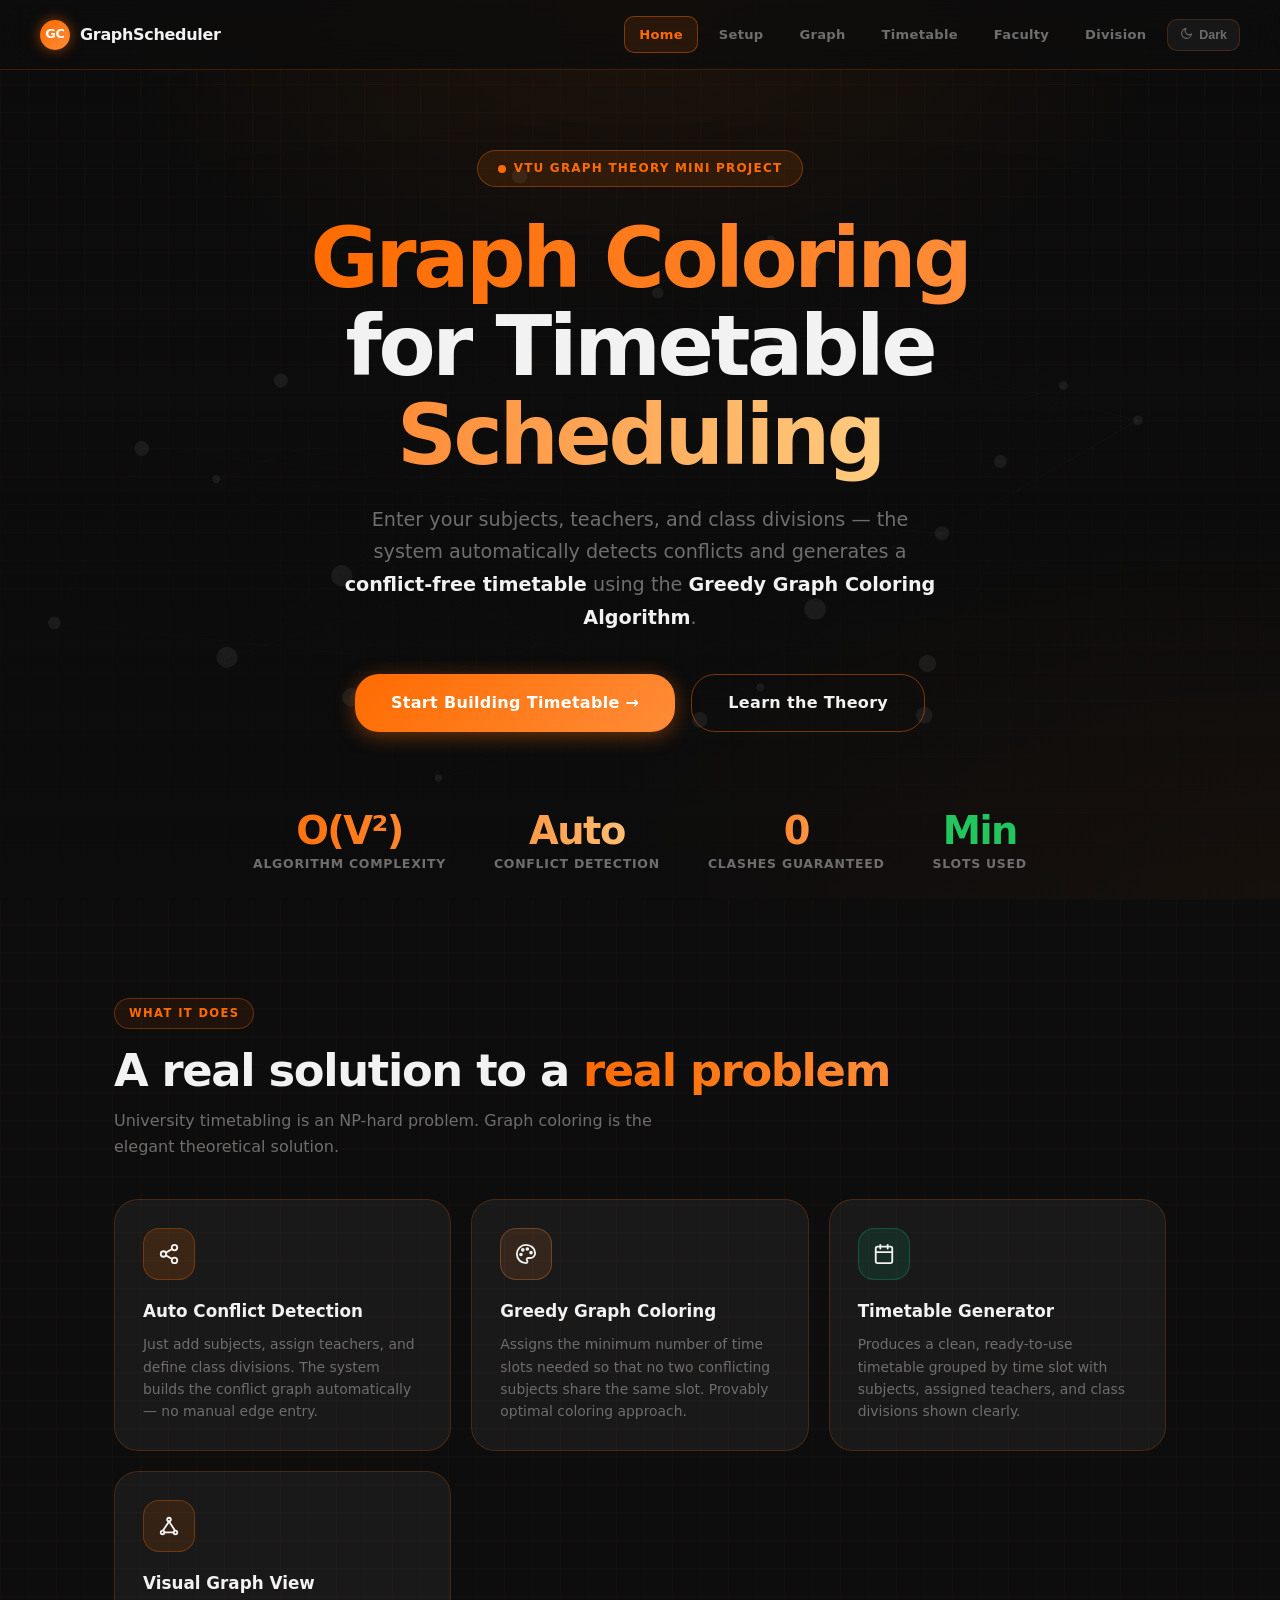
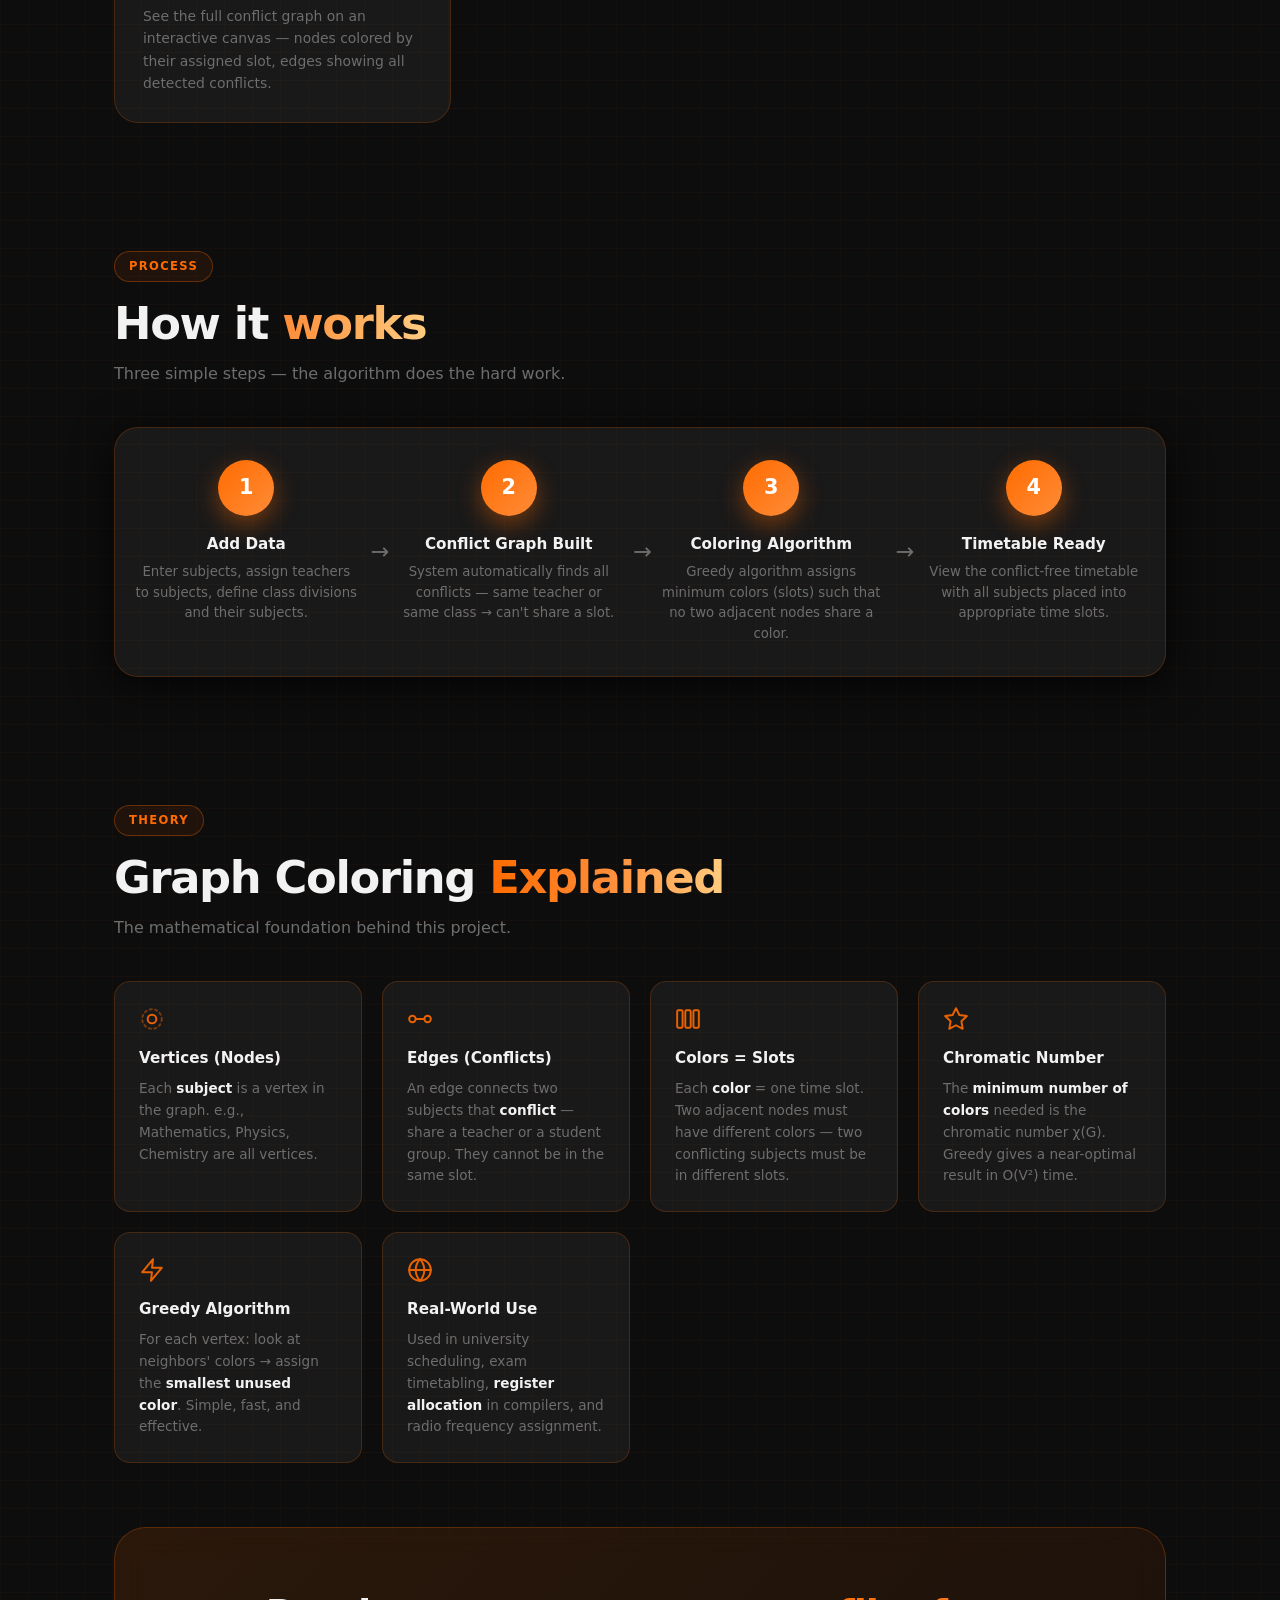
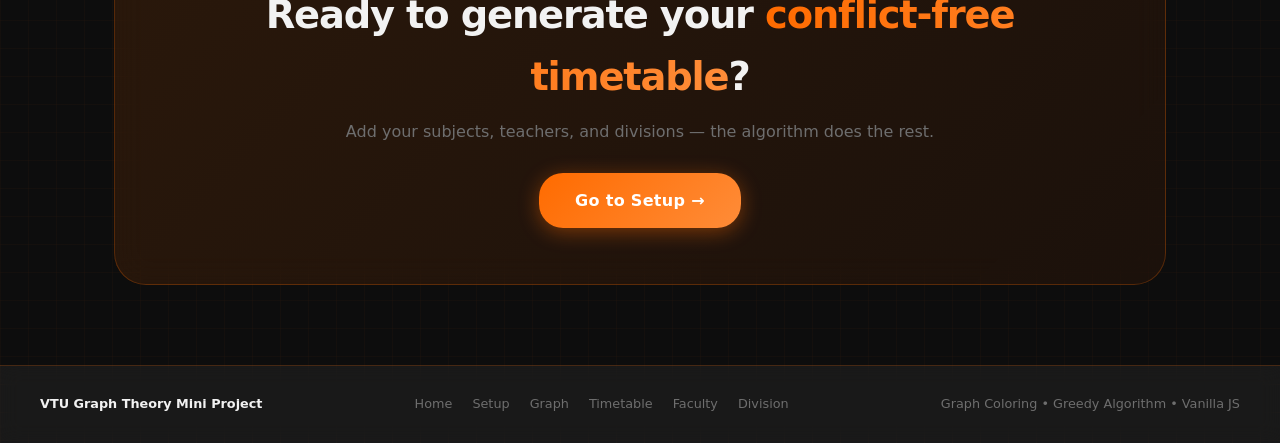
<file: index.html>
<!DOCTYPE html>
<html lang="en">

<head>
  <meta charset="UTF-8" />
  <meta name="viewport" content="width=device-width,initial-scale=1.0" />
  <title>Graph Coloring — Timetable Scheduling </title>
  <link rel="stylesheet" href="css/style.css" />
  <style>
    /* ── PAGE-SPECIFIC ── */
    .hero {
      min-height: 90vh;
      display: flex;
      flex-direction: column;
      align-items: center;
      justify-content: center;
      text-align: center;
      padding: 80px 24px 60px;
      position: relative;
      overflow: hidden;
    }

    #hero-graph {
      position: absolute;
      inset: 0;
      width: 100%;
      height: 100%;
      pointer-events: none;
      z-index: 0;
      opacity: 0.92;
    }

    .hero>*:not(#hero-graph) {
      position: relative;
      z-index: 1;
    }

    .hero-badge {
      display: inline-flex;
      align-items: center;
      gap: 8px;
      background: rgba(255, 107, 0, 0.12);
      border: 1px solid rgba(255, 107, 0, 0.38);
      color: var(--c-accent);
      border-radius: 50px;
      padding: 8px 20px;
      font-size: 0.75rem;
      font-weight: 700;
      letter-spacing: 0.1em;
      text-transform: uppercase;
      margin-bottom: 28px;
      animation: fadeUp 0.6s ease both;
    }

    .hero-badge .dot {
      width: 8px;
      height: 8px;
      border-radius: 50%;
      background: var(--c-accent);
      animation: pulse 2s infinite;
    }

    .hero-h1 {
      font-size: clamp(2.6rem, 7vw, 5.2rem);
      font-weight: 900;
      line-height: 1.06;
      letter-spacing: -0.04em;
      margin-bottom: 24px;
      animation: fadeUp 0.6s 0.1s ease both;
    }

    .hero-sub {
      font-size: clamp(1rem, 2vw, 1.2rem);
      color: var(--c-muted);
      max-width: 600px;
      margin: 0 auto 40px;
      animation: fadeUp 0.6s 0.2s ease both;
      line-height: 1.7;
    }

    .hero-actions {
      display: flex;
      gap: 16px;
      flex-wrap: wrap;
      justify-content: center;
      animation: fadeUp 0.6s 0.3s ease both;
      margin-bottom: 80px;
    }

    .hero-stats {
      display: flex;
      gap: 48px;
      flex-wrap: wrap;
      justify-content: center;
      animation: fadeUp 0.6s 0.4s ease both;
    }

    .stat {
      text-align: center;
    }

    .stat-num {
      font-size: 2.4rem;
      font-weight: 900;
      letter-spacing: -0.04em;
      line-height: 1;
    }

    .stat-label {
      font-size: 0.78rem;
      color: var(--c-muted);
      font-weight: 600;
      letter-spacing: 0.06em;
      text-transform: uppercase;
      margin-top: 4px;
    }

    /* ── FEATURES GRID ── */
    .features-grid {
      display: grid;
      grid-template-columns: repeat(auto-fit, minmax(280px, 1fr));
      gap: 20px;
      margin-top: 40px;
    }

    .feature-card {
      padding: 28px;
      border-radius: var(--r-lg);
      background: var(--c-surface);
      border: 1px solid var(--c-border);
      backdrop-filter: blur(16px);
      -webkit-backdrop-filter: blur(16px);
      transition: transform var(--t), border-color var(--t), box-shadow var(--t);
    }

    .feature-card:hover {
      transform: translateY(-6px);
      border-color: var(--c-border2);
      box-shadow: var(--shadow), var(--glow-p);
    }

    .feature-icon {
      width: 52px;
      height: 52px;
      border-radius: var(--r-md);
      display: flex;
      align-items: center;
      justify-content: center;
      font-size: 1.5rem;
      margin-bottom: 18px;
    }

    .fi-purple {
      background: rgba(255, 107, 0, 0.15);
      border: 1px solid rgba(255, 107, 0, 0.3);
    }

    .fi-cyan {
      background: rgba(255, 140, 56, 0.12);
      border: 1px solid rgba(255, 140, 56, 0.3);
    }

    .fi-green {
      background: rgba(16, 185, 129, 0.12);
      border: 1px solid rgba(16, 185, 129, 0.3);
    }

    .fi-amber {
      background: rgba(255, 107, 0, 0.12);
      border: 1px solid rgba(255, 107, 0, 0.3);
    }

    .feature-card h3 {
      font-size: 1.05rem;
      font-weight: 700;
      margin-bottom: 8px;
    }

    .feature-card p {
      font-size: 0.87rem;
      color: var(--c-muted);
      line-height: 1.6;
    }

    /* ── HOW IT WORKS ── */
    .steps-flow {
      display: grid;
      grid-template-columns: repeat(auto-fit, minmax(220px, 1fr));
      gap: 0;
      position: relative;
      margin-top: 40px;
    }

    .flow-step {
      display: flex;
      flex-direction: column;
      align-items: center;
      text-align: center;
      padding: 32px 20px;
      position: relative;
    }

    .flow-step:not(:last-child)::after {
      content: '→';
      position: absolute;
      right: -12px;
      top: 50%;
      transform: translateY(-50%);
      font-size: 1.4rem;
      color: var(--c-muted);
    }

    .flow-num {
      width: 56px;
      height: 56px;
      border-radius: 50%;
      display: flex;
      align-items: center;
      justify-content: center;
      font-size: 1.3rem;
      font-weight: 900;
      margin-bottom: 16px;
      background: linear-gradient(135deg, var(--c-accent), var(--c-accent2));
      box-shadow: 0 8px 24px rgba(255, 107, 0, 0.42);
      color: #fff;
    }

    .flow-step h4 {
      font-size: 0.95rem;
      font-weight: 700;
      margin-bottom: 6px;
    }

    .flow-step p {
      font-size: 0.83rem;
      color: var(--c-muted);
      line-height: 1.55;
    }

    /* ── THEORY CARDS ── */
    .theory-grid {
      display: grid;
      grid-template-columns: repeat(auto-fit, minmax(240px, 1fr));
      gap: 20px;
      margin-top: 40px;
    }

    .theory-card {
      padding: 24px;
      border-radius: var(--r-md);
      background: var(--c-surface);
      border: 1px solid var(--c-border);
      backdrop-filter: blur(12px);
      transition: transform var(--t), border-color var(--t);
    }

    .theory-card:hover {
      transform: translateY(-4px);
      border-color: rgba(255, 107, 0, 0.42);
    }

    .theory-card .tk {
      display: flex;
      align-items: center;
      margin-bottom: 14px;
      opacity: 0.9;
    }

    .theory-card h3 {
      font-size: 0.95rem;
      font-weight: 700;
      margin-bottom: 8px;
    }

    .theory-card p {
      font-size: 0.85rem;
      color: var(--c-muted);
      line-height: 1.6;
    }

    /* CTA BAND */
    .cta-band {
      margin: 0 0 80px;
      padding: 56px 40px;
      border-radius: var(--r-xl);
      background: linear-gradient(135deg, rgba(255, 107, 0, 0.12), rgba(204, 74, 0, 0.08));
      border: 1px solid rgba(255, 107, 0, 0.25);
      text-align: center;
      backdrop-filter: blur(16px);
    }

    .cta-band h2 {
      font-size: clamp(1.6rem, 3.5vw, 2.4rem);
      font-weight: 800;
      letter-spacing: -0.03em;
      margin-bottom: 12px;
    }

    .cta-band p {
      color: var(--c-muted);
      font-size: 1rem;
      margin-bottom: 28px;
    }

    @media(max-width:640px) {
      .hero-stats {
        gap: 24px;
      }

      .steps-flow {
        gap: 0;
      }

      .flow-step::after {
        display: none;
      }
    }
  </style>
</head>

<body>
  <canvas id="bg3d"></canvas>
  <div class="bg-overlay"></div>

  <div class="page-wrap">
    <!-- NAV -->
    <nav class="nav">
      <a href="index.html" class="nav-logo">
        <div class="nav-logo-dot">GC</div>
        <span>GraphScheduler</span>
      </a>
      <div class="nav-links">
        <a href="index.html" class="nav-link active">Home</a>
        <a href="setup.html" class="nav-link">Setup</a>
        <a href="graph.html" class="nav-link">Graph</a>
        <a href="timetable.html" class="nav-link">Timetable</a>
        <a href="faculty.html" class="nav-link">Faculty</a>
        <a href="division.html" class="nav-link">Division</a>
        <button class="theme-btn" id="theme-toggle"><span></span><span>Dark</span></button>
      </div>
    </nav>

    <!-- HERO -->
    <section class="hero">
      <canvas id="hero-graph"></canvas>
      <div class="hero-badge"><span class="dot"></span> VTU Graph Theory Mini Project</div>
      <h1 class="hero-h1">
        <span class="grad-purple">Graph Coloring</span><br />
        for Timetable<br />
        <span class="grad-cyan">Scheduling</span>
      </h1>
      <p class="hero-sub">
        Enter your subjects, teachers, and class divisions — the system automatically detects conflicts and generates a
        <strong style="color:var(--c-text)">conflict-free timetable</strong> using the
        <strong style="color:var(--c-text)">Greedy Graph Coloring Algorithm</strong>.
      </p>
      <div class="hero-actions">
        <a href="setup.html" class="btn btn-primary btn-lg">Start Building Timetable →</a>
        <a href="#theory" class="btn btn-ghost btn-lg">Learn the Theory</a>
      </div>
      <div class="hero-stats">
        <div class="stat">
          <div class="stat-num grad-purple">O(V²)</div>
          <div class="stat-label">Algorithm Complexity</div>
        </div>
        <div class="stat">
          <div class="stat-num grad-cyan">Auto</div>
          <div class="stat-label">Conflict Detection</div>
        </div>
        <div class="stat">
          <div class="stat-num grad-full">0</div>
          <div class="stat-label">Clashes Guaranteed</div>
        </div>
        <div class="stat">
          <div class="stat-num" style="color:var(--c-green)">Min</div>
          <div class="stat-label">Slots Used</div>
        </div>
      </div>
    </section>

    <div class="container">

      <!-- FEATURES -->
      <section class="section anim-up">
        <div class="section-label">What It Does</div>
        <h2 class="section-title">A real solution to a <span class="grad-purple">real problem</span></h2>
        <p class="section-sub">University timetabling is an NP-hard problem. Graph coloring is the elegant theoretical
          solution.</p>
        <div class="features-grid">
          <div class="feature-card anim-up delay-1">
            <div class="feature-icon fi-purple">
              <svg width="22" height="22" viewBox="0 0 24 24" fill="none" stroke="currentColor" stroke-width="2" stroke-linecap="round" stroke-linejoin="round"><circle cx="18" cy="5" r="3"/><circle cx="6" cy="12" r="3"/><circle cx="18" cy="19" r="3"/><line x1="8.59" y1="13.51" x2="15.42" y2="17.49"/><line x1="15.41" y1="6.51" x2="8.59" y2="10.49"/></svg>
            </div>
            <h3>Auto Conflict Detection</h3>
            <p>Just add subjects, assign teachers, and define class divisions. The system builds the conflict graph
              automatically — no manual edge entry.</p>
          </div>
          <div class="feature-card anim-up delay-2">
            <div class="feature-icon fi-cyan">
              <svg width="22" height="22" viewBox="0 0 24 24" fill="none" stroke="currentColor" stroke-width="2" stroke-linecap="round" stroke-linejoin="round"><circle cx="13.5" cy="6.5" r="1"/><circle cx="17.5" cy="10.5" r="1"/><circle cx="8.5" cy="7.5" r="1"/><circle cx="6.5" cy="12.5" r="1"/><path d="M12 2C6.5 2 2 6.5 2 12a10 10 0 0 0 10 10c.926 0 1.648-.746 1.648-1.688 0-.437-.18-.835-.437-1.125-.29-.289-.438-.652-.438-1.125a1.64 1.64 0 0 1 1.668-1.668h1.996c3.051 0 5.555-2.503 5.555-5.554C21.965 6.012 17.461 2 12 2z"/></svg>
            </div>
            <h3>Greedy Graph Coloring</h3>
            <p>Assigns the minimum number of time slots needed so that no two conflicting subjects share the same slot.
              Provably optimal coloring approach.</p>
          </div>
          <div class="feature-card anim-up delay-3">
            <div class="feature-icon fi-green">
              <svg width="22" height="22" viewBox="0 0 24 24" fill="none" stroke="currentColor" stroke-width="2" stroke-linecap="round" stroke-linejoin="round"><rect x="3" y="4" width="18" height="18" rx="2" ry="2"/><line x1="16" y1="2" x2="16" y2="6"/><line x1="8" y1="2" x2="8" y2="6"/><line x1="3" y1="10" x2="21" y2="10"/></svg>
            </div>
            <h3>Timetable Generator</h3>
            <p>Produces a clean, ready-to-use timetable grouped by time slot with subjects, assigned teachers, and class
              divisions shown clearly.</p>
          </div>
          <div class="feature-card anim-up delay-4">
            <div class="feature-icon fi-amber">
              <svg width="22" height="22" viewBox="0 0 24 24" fill="none" stroke="currentColor" stroke-width="2" stroke-linecap="round" stroke-linejoin="round"><circle cx="12" cy="5" r="2"/><circle cx="5" cy="19" r="2"/><circle cx="19" cy="19" r="2"/><line x1="12" y1="7" x2="5.5" y2="17"/><line x1="12" y1="7" x2="18.5" y2="17"/><line x1="7" y1="19" x2="17" y2="19"/></svg>
            </div>
            <h3>Visual Graph View</h3>
            <p>See the full conflict graph on an interactive canvas — nodes colored by their assigned slot, edges
              showing all detected conflicts.</p>
          </div>
        </div>
      </section>

      <!-- HOW IT WORKS -->
      <section class="section anim-up">
        <div class="section-label">Process</div>
        <h2 class="section-title">How it <span class="grad-cyan">works</span></h2>
        <p class="section-sub">Three simple steps — the algorithm does the hard work.</p>
        <div class="steps-flow glass" style="padding:0;">
          <div class="flow-step">
            <div class="flow-num">1</div>
            <h4>Add Data</h4>
            <p>Enter subjects, assign teachers to subjects, define class divisions and their subjects.</p>
          </div>
          <div class="flow-step">
            <div class="flow-num">2</div>
            <h4>Conflict Graph Built</h4>
            <p>System automatically finds all conflicts — same teacher or same class → can't share a slot.</p>
          </div>
          <div class="flow-step">
            <div class="flow-num">3</div>
            <h4>Coloring Algorithm</h4>
            <p>Greedy algorithm assigns minimum colors (slots) such that no two adjacent nodes share a color.</p>
          </div>
          <div class="flow-step">
            <div class="flow-num">4</div>
            <h4>Timetable Ready</h4>
            <p>View the conflict-free timetable with all subjects placed into appropriate time slots.</p>
          </div>
        </div>
      </section>

      <!-- THEORY -->
      <section class="section anim-up" id="theory">
        <div class="section-label">Theory</div>
        <h2 class="section-title">Graph Coloring <span class="grad-full">Explained</span></h2>
        <p class="section-sub">The mathematical foundation behind this project.</p>
        <div class="theory-grid">
          <div class="theory-card">
            <div class="tk">
              <svg width="26" height="26" viewBox="0 0 24 24" fill="none" stroke="var(--c-accent)" stroke-width="1.8" stroke-linecap="round"><circle cx="12" cy="12" r="4"/><circle cx="12" cy="12" r="9" stroke-dasharray="2 3" stroke-opacity="0.45"/></svg>
            </div>
            <h3>Vertices (Nodes)</h3>
            <p>Each <strong style="color:var(--c-text)">subject</strong> is a vertex in the graph. e.g., Mathematics,
              Physics, Chemistry are all vertices.</p>
          </div>
          <div class="theory-card">
            <div class="tk">
              <svg width="26" height="26" viewBox="0 0 24 24" fill="none" stroke="var(--c-accent)" stroke-width="1.8" stroke-linecap="round"><circle cx="5" cy="12" r="3"/><circle cx="19" cy="12" r="3"/><line x1="8" y1="12" x2="16" y2="12"/></svg>
            </div>
            <h3>Edges (Conflicts)</h3>
            <p>An edge connects two subjects that <strong style="color:var(--c-text)">conflict</strong> — share a
              teacher or a student group. They cannot be in the same slot.</p>
          </div>
          <div class="theory-card">
            <div class="tk">
              <svg width="26" height="26" viewBox="0 0 24 24" fill="none" stroke="var(--c-accent)" stroke-width="1.8" stroke-linecap="round" stroke-linejoin="round"><rect x="2" y="4" width="5" height="16" rx="1"/><rect x="9.5" y="4" width="5" height="16" rx="1"/><rect x="17" y="4" width="5" height="16" rx="1"/></svg>
            </div>
            <h3>Colors = Slots</h3>
            <p>Each <strong style="color:var(--c-text)">color</strong> = one time slot. Two adjacent nodes must have
              different colors — two conflicting subjects must be in different slots.</p>
          </div>
          <div class="theory-card">
            <div class="tk">
              <svg width="26" height="26" viewBox="0 0 24 24" fill="none" stroke="var(--c-accent)" stroke-width="1.8" stroke-linecap="round" stroke-linejoin="round"><polygon points="12 2 15.09 8.26 22 9.27 17 14.14 18.18 21.02 12 17.77 5.82 21.02 7 14.14 2 9.27 8.91 8.26 12 2"/></svg>
            </div>
            <h3>Chromatic Number</h3>
            <p>The <strong style="color:var(--c-text)">minimum number of colors</strong> needed is the chromatic number
              χ(G). Greedy gives a near-optimal result in O(V²) time.</p>
          </div>
          <div class="theory-card">
            <div class="tk">
              <svg width="26" height="26" viewBox="0 0 24 24" fill="none" stroke="var(--c-accent)" stroke-width="1.8" stroke-linecap="round" stroke-linejoin="round"><polyline points="13 2 3 14 12 14 11 22 21 10 12 10 13 2"/></svg>
            </div>
            <h3>Greedy Algorithm</h3>
            <p>For each vertex: look at neighbors' colors → assign the <strong style="color:var(--c-text)">smallest
                unused color</strong>. Simple, fast, and effective.</p>
          </div>
          <div class="theory-card">
            <div class="tk">
              <svg width="26" height="26" viewBox="0 0 24 24" fill="none" stroke="var(--c-accent)" stroke-width="1.8" stroke-linecap="round"><circle cx="12" cy="12" r="10"/><line x1="2" y1="12" x2="22" y2="12"/><path d="M12 2a15.3 15.3 0 0 1 4 10 15.3 15.3 0 0 1-4 10 15.3 15.3 0 0 1-4-10 15.3 15.3 0 0 1 4-10z"/></svg>
            </div>
            <h3>Real-World Use</h3>
            <p>Used in university scheduling, exam timetabling, <strong style="color:var(--c-text)">register
                allocation</strong> in compilers, and radio frequency assignment.</p>
          </div>
        </div>
      </section>

      <!-- CTA -->
      <div class="cta-band anim-up">
        <h2>Ready to generate your <span class="grad-purple">conflict-free timetable</span>?</h2>
        <p>Add your subjects, teachers, and divisions — the algorithm does the rest.</p>
        <a href="setup.html" class="btn btn-primary btn-lg">Go to Setup →</a>
      </div>

    </div><!-- /container -->

    <!-- FOOTER -->
    <footer class="footer">
      <div class="footer-brand">VTU Graph Theory Mini Project</div>
      <div class="footer-links">
        <a href="index.html">Home</a>
        <a href="setup.html">Setup</a>
        <a href="graph.html">Graph</a>
        <a href="timetable.html">Timetable</a>
        <a href="faculty.html">Faculty</a><a href="division.html">Division</a>
      </div>
      <div>Graph Coloring • Greedy Algorithm • Vanilla JS</div>
    </footer>
  </div>

  <div class="toast" id="toast"></div>
  <script src="js/theme.js"></script>
  <script src="js/bg3d.js"></script>
  <script src="js/state.js"></script>
  <script src="js/hero-graph.js"></script>
</body>

</html>
</file>
<file: css/style.css>
/* ══════════════════════════════════════════════════════
   Graph Coloring Timetable — Global Stylesheet
   Theme: Black × Orange × White
   ══════════════════════════════════════════════════════ */

/* === SHARED ORANGE TOKENS (same in both themes) === */
:root {
  --c-orange:      #ff6b00;
  --c-orange-lt:   #ff8c38;
  --c-orange-dark: #cc4a00;
  --r-sm: 10px; --r-md: 16px; --r-lg: 24px; --r-xl: 32px;
  --t: 0.25s ease;
}

/* === DARK THEME (default) === */
[data-theme="dark"] {
  --c-bg:       #0d0d0d;
  --c-bg2:      #141414;
  --c-surface:  rgba(255,255,255,0.05);
  --c-border:   rgba(255,107,0,0.20);
  --c-border2:  rgba(255,107,0,0.45);
  --c-text:     #f2f2f2;
  --c-muted:    #6e6e6e;
  --c-accent:   #ff6b00;
  --c-accent2:  #ff8c38;
  --c-green:    #22c55e;
  --c-red:      #ef4444;
  --c-shadow:   0 8px 40px rgba(0,0,0,0.75);
  --glow:       0 0 32px rgba(255,107,0,0.32);
  --bg-grid:    rgba(255,107,0,0.028);
  --nav-bg:     rgba(13,13,13,0.75);
  /* Legacy aliases for page-inline CSS */
  --c-purple:   #ff6b00;
  --c-indigo:   #ff8c38;
  --c-cyan:     #ff8c38;
  --c-amber:    #ff6b00;
  --c-glow-p:   0 0 32px rgba(255,107,0,0.28);
  --c-glow-c:   0 0 32px rgba(255,140,56,0.22);
}

/* === LIGHT THEME === */
[data-theme="light"] {
  --c-bg:       #ffffff;
  --c-bg2:      #f8f8f8;
  --c-surface:  rgba(0,0,0,0.04);
  --c-border:   rgba(180,70,0,0.18);
  --c-border2:  rgba(180,70,0,0.42);
  --c-text:     #111111;
  --c-muted:    #666666;
  --c-accent:   #d45500;
  --c-accent2:  #ff6b00;
  --c-green:    #16a34a;
  --c-red:      #dc2626;
  --c-shadow:   0 8px 40px rgba(0,0,0,0.10);
  --glow:       0 0 32px rgba(200,80,0,0.20);
  --bg-grid:    rgba(180,70,0,0.04);
  --nav-bg:     rgba(255,255,255,0.85);
  --c-purple:   #d45500;
  --c-indigo:   #e06000;
  --c-cyan:     #ff6b00;
  --c-amber:    #d45500;
  --c-glow-p:   0 0 32px rgba(200,80,0,0.20);
  --c-glow-c:   0 0 32px rgba(255,107,0,0.16);
}

/* === BASE RESET === */
*,*::before,*::after { box-sizing: border-box; margin: 0; padding: 0; }
html { scroll-behavior: smooth; font-size: 16px; }

body {
  font-family: 'Segoe UI', system-ui, -apple-system, sans-serif;
  background: var(--c-bg);
  background-image:
    linear-gradient(var(--bg-grid) 1px, transparent 1px),
    linear-gradient(90deg, var(--bg-grid) 1px, transparent 1px);
  background-size: 28px 28px;
  min-height: 100vh;
  color: var(--c-text);
  line-height: 1.6;
  overflow-x: hidden;
  transition: background-color 0.35s ease, color 0.35s ease;
}

/* === 3D CANVAS BACKGROUND === */
#bg3d {
  position: fixed; inset: 0;
  width: 100%; height: 100%;
  z-index: 0;
  pointer-events: none;
}

.bg-overlay {
  position: fixed; inset: 0;
  background:
    radial-gradient(ellipse 60% 50% at 50% 0%, rgba(255,107,0,0.09) 0%, transparent 70%),
    radial-gradient(ellipse 80% 60% at 100% 100%, rgba(255,107,0,0.05) 0%, transparent 70%),
    linear-gradient(180deg, transparent 0%, var(--c-bg) 100%);
  opacity: 0.85;
  z-index: 1;
  pointer-events: none;
  transition: background 0.35s ease;
}

.page-wrap {
  position: relative; z-index: 2;
  min-height: 100vh;
  display: flex; flex-direction: column;
}

/* ══ NAVIGATION ══ */
.nav {
  display: flex; align-items: center; justify-content: space-between;
  padding: 16px 40px;
  border-bottom: 1px solid var(--c-border);
  backdrop-filter: blur(20px); -webkit-backdrop-filter: blur(20px);
  background: var(--nav-bg);
  position: sticky; top: 0; z-index: 100;
  transition: background 0.35s ease, border-color 0.35s ease;
}

.nav-logo {
  display: flex; align-items: center; gap: 10px;
  font-weight: 800; font-size: 1rem; letter-spacing: -0.02em;
  text-decoration: none; color: var(--c-text);
}

.nav-logo-dot {
  width: 30px; height: 30px; border-radius: 50%;
  background: linear-gradient(135deg, var(--c-accent), var(--c-accent2));
  display: flex; align-items: center; justify-content: center;
  font-size: 0.8rem; font-weight: 900; color: #fff;
  box-shadow: 0 0 14px rgba(255,107,0,0.55);
}

.nav-links { display: flex; gap: 6px; flex-wrap: wrap; align-items: center; }

.nav-link {
  padding: 7px 14px; border-radius: var(--r-sm);
  font-size: 0.82rem; font-weight: 600;
  text-decoration: none; color: var(--c-muted);
  border: 1px solid transparent;
  transition: all var(--t); letter-spacing: 0.02em;
}
.nav-link:hover  { color: var(--c-text); border-color: var(--c-border2); background: var(--c-surface); }
.nav-link.active { color: var(--c-accent); border-color: rgba(255,107,0,0.42); background: rgba(255,107,0,0.10); }

/* Theme toggle button */
.theme-btn {
  display: inline-flex; align-items: center; gap: 6px;
  padding: 7px 12px; border-radius: var(--r-sm);
  font-size: 0.78rem; font-weight: 600;
  border: 1px solid var(--c-border);
  background: var(--c-surface);
  color: var(--c-muted);
  cursor: pointer;
  transition: all var(--t);
  white-space: nowrap;
  user-select: none;
}
.theme-btn:hover { border-color: var(--c-border2); color: var(--c-accent); background: rgba(255,107,0,0.08); }

/* ══ GLASS CARD ══ */
.glass {
  background: var(--c-surface);
  border: 1px solid var(--c-border);
  border-radius: var(--r-lg);
  backdrop-filter: blur(20px); -webkit-backdrop-filter: blur(20px);
  box-shadow: var(--c-shadow);
  transition: border-color var(--t), box-shadow var(--t), background var(--t);
}
.glass:hover { border-color: var(--c-border2); box-shadow: var(--c-shadow), var(--glow); }

/* ══ SECTION & LAYOUT ══ */
.container { max-width: 1100px; margin: 0 auto; padding: 0 24px; }
.section { padding: 64px 0; }

.section-label {
  display: inline-flex; align-items: center; gap: 8px;
  font-size: 0.72rem; font-weight: 700; letter-spacing: 0.12em;
  text-transform: uppercase; color: var(--c-accent);
  border: 1px solid rgba(255,107,0,0.32);
  background: rgba(255,107,0,0.08);
  border-radius: 50px; padding: 5px 14px; margin-bottom: 16px;
}

.section-title {
  font-size: clamp(1.8rem, 4vw, 2.8rem); font-weight: 800;
  letter-spacing: -0.03em; line-height: 1.15; margin-bottom: 12px;
}

.section-sub { font-size: 1rem; color: var(--c-muted); max-width: 560px; margin-bottom: 40px; }

/* ══ GRADIENT TEXT ══ */
.grad-purple {
  background: linear-gradient(90deg, var(--c-accent), var(--c-accent2));
  -webkit-background-clip: text; -webkit-text-fill-color: transparent; background-clip: text;
}
.grad-cyan {
  background: linear-gradient(90deg, var(--c-accent2), #ffcc80);
  -webkit-background-clip: text; -webkit-text-fill-color: transparent; background-clip: text;
}
.grad-full {
  background: linear-gradient(90deg, var(--c-accent), var(--c-accent2), #ffcc80);
  -webkit-background-clip: text; -webkit-text-fill-color: transparent; background-clip: text;
}

/* ══ BUTTONS ══ */
.btn {
  display: inline-flex; align-items: center; gap: 8px;
  padding: 12px 24px; border-radius: var(--r-md); border: none;
  font-size: 0.9rem; font-weight: 700; cursor: pointer;
  transition: transform var(--t), box-shadow var(--t), opacity var(--t);
  letter-spacing: 0.02em; text-decoration: none; white-space: nowrap;
}
.btn:hover  { transform: translateY(-2px); }
.btn:active { transform: translateY(0); }

.btn-primary {
  background: linear-gradient(135deg, var(--c-accent), var(--c-accent2));
  color: #fff; box-shadow: 0 4px 20px rgba(255,107,0,0.40);
}
.btn-primary:hover { box-shadow: 0 8px 32px rgba(255,107,0,0.62); }

.btn-cyan {
  background: linear-gradient(135deg, #c84400, var(--c-accent));
  color: #fff; box-shadow: 0 4px 20px rgba(255,107,0,0.32);
}
.btn-cyan:hover { box-shadow: 0 8px 32px rgba(255,107,0,0.52); }

.btn-green {
  background: linear-gradient(135deg, var(--c-green), #4ade80);
  color: #fff; box-shadow: 0 4px 20px rgba(34,197,94,0.35);
}
.btn-green:hover { box-shadow: 0 8px 32px rgba(34,197,94,0.55); }

.btn-red {
  background: linear-gradient(135deg, #c01010, var(--c-red));
  color: #fff; box-shadow: 0 4px 20px rgba(239,68,68,0.35);
}

.btn-ghost { background: transparent; border: 1px solid var(--c-border2); color: var(--c-text); }
.btn-ghost:hover { background: var(--c-surface); }

.btn-lg { padding: 15px 36px; font-size: 1rem; border-radius: var(--r-lg); }
.btn-sm { padding: 8px 16px; font-size: 0.8rem; border-radius: var(--r-sm); }

/* ══ FORM ELEMENTS ══ */
.form-group { margin-bottom: 20px; }
.form-label {
  display: block; font-size: 0.82rem; font-weight: 600;
  color: var(--c-muted); margin-bottom: 8px;
  letter-spacing: 0.04em; text-transform: uppercase;
}

.form-input, .form-select, .form-textarea {
  width: 100%; padding: 13px 18px; border-radius: var(--r-sm);
  border: 1px solid var(--c-border);
  background: rgba(255,255,255,0.04);
  color: var(--c-text); font-size: 0.95rem;
  outline: none;
  transition: border-color var(--t), box-shadow var(--t);
  font-family: inherit;
}
[data-theme="light"] .form-input,
[data-theme="light"] .form-select,
[data-theme="light"] .form-textarea { background: rgba(0,0,0,0.04); }

.form-input::placeholder, .form-textarea::placeholder { color: var(--c-muted); }
.form-input:focus, .form-select:focus, .form-textarea:focus {
  border-color: var(--c-accent);
  box-shadow: 0 0 0 3px rgba(255,107,0,0.18);
}

.form-select {
  cursor: pointer; appearance: none;
  background-image: url("data:image/svg+xml,%3Csvg xmlns='http://www.w3.org/2000/svg' fill='none' viewBox='0 0 24 24' stroke='%236e6e6e'%3E%3Cpath stroke-linecap='round' stroke-linejoin='round' stroke-width='2' d='M19 9l-7 7-7-7'/%3E%3C/svg%3E");
  background-repeat: no-repeat; background-position: right 14px center; background-size: 16px;
  padding-right: 40px;
}
.form-select option { background: #1a0d00; color: var(--c-text); }
[data-theme="light"] .form-select option { background: #fff8f4; }

/* ══ CHIPS / TAGS ══ */
.chip-list { display: flex; flex-wrap: wrap; gap: 8px; margin-top: 8px; }
.chip {
  display: inline-flex; align-items: center; gap: 6px;
  padding: 6px 14px; border-radius: 50px;
  font-size: 0.8rem; font-weight: 600;
  animation: popIn 0.2s ease; transition: transform var(--t);
}
.chip:hover { transform: scale(1.05); }

.chip-purple { background: rgba(255,107,0,0.15); border: 1px solid rgba(255,107,0,0.38); color: #ffaa6a; }
.chip-cyan   { background: rgba(255,140,56,0.12); border: 1px solid rgba(255,140,56,0.34); color: #ffc996; }
.chip-green  { background: rgba(34,197,94,0.12);  border: 1px solid rgba(34,197,94,0.34);  color: #4ade80; }
.chip-red    { background: rgba(239,68,68,0.12);   border: 1px solid rgba(239,68,68,0.34);   color: #fca5a5; }
.chip-amber  { background: rgba(255,107,0,0.12);   border: 1px solid rgba(255,107,0,0.34);   color: #ffaa6a; }

.chip .del { background: none; border: none; color: inherit; cursor: pointer; opacity: 0.6; padding: 0; font-size: 0.9rem; line-height: 1; }
.chip .del:hover { opacity: 1; }

/* ══ STEP WIZARD BAR ══ */
.step-bar {
  display: flex; align-items: center; gap: 0;
  margin-bottom: 40px;
  background: var(--c-surface); border: 1px solid var(--c-border);
  border-radius: var(--r-xl); padding: 8px;
}
.step-item {
  flex: 1; display: flex; align-items: center; justify-content: center; gap: 10px;
  padding: 12px 8px; border-radius: var(--r-lg);
  font-size: 0.82rem; font-weight: 600; color: var(--c-muted);
  cursor: pointer; transition: all var(--t); text-align: center;
}
.step-item.active {
  background: linear-gradient(135deg, var(--c-accent), var(--c-accent2));
  color: #fff; box-shadow: 0 4px 16px rgba(255,107,0,0.42);
}
.step-item.done { color: var(--c-green); }
.step-num {
  width: 24px; height: 24px; border-radius: 50%;
  display: flex; align-items: center; justify-content: center;
  font-size: 0.75rem; font-weight: 800;
  background: rgba(255,255,255,0.10); flex-shrink: 0;
}
.step-item.active .step-num { background: rgba(255,255,255,0.26); }
.step-item.done  .step-num  { background: rgba(34,197,94,0.20); color: var(--c-green); }

/* ══ TOAST ══ */
.toast {
  position: fixed; bottom: 28px; right: 28px; z-index: 9999;
  padding: 14px 22px; border-radius: var(--r-sm);
  font-size: 0.88rem; font-weight: 600; color: #fff;
  backdrop-filter: blur(12px); -webkit-backdrop-filter: blur(12px);
  box-shadow: 0 8px 32px rgba(0,0,0,0.4);
  animation: slideIn 0.3s ease; max-width: 340px; display: none;
}
.toast.show    { display: block; }
.toast.success { background: rgba(22,163,74,0.90);  border-left: 4px solid var(--c-green); }
.toast.error   { background: rgba(220,38,38,0.90);  border-left: 4px solid var(--c-red); }
.toast.info    { background: rgba(255,107,0,0.90);  border-left: 4px solid var(--c-accent); }

/* ══ FOOTER ══ */
.footer {
  border-top: 1px solid var(--c-border);
  padding: 28px 40px;
  display: flex; align-items: center; justify-content: space-between;
  flex-wrap: wrap; gap: 12px;
  color: var(--c-muted); font-size: 0.8rem;
  background: var(--c-surface);
  backdrop-filter: blur(10px);
}
.footer-brand { font-weight: 700; color: var(--c-text); }
.footer-links { display: flex; gap: 20px; }
.footer-links a { color: var(--c-muted); text-decoration: none; transition: color var(--t); }
.footer-links a:hover { color: var(--c-accent); }

/* ══ ANIMATIONS ══ */
@keyframes fadeUp   { from { opacity:0; transform:translateY(28px); } to { opacity:1; transform:translateY(0); } }
@keyframes fadeIn   { from { opacity:0; } to { opacity:1; } }
@keyframes popIn    { from { opacity:0; transform:scale(0.7); } to { opacity:1; transform:scale(1); } }
@keyframes slideIn  { from { opacity:0; transform:translateX(40px); } to { opacity:1; transform:translateX(0); } }
@keyframes pulse    { 0%,100% { box-shadow:0 0 0 0 rgba(255,107,0,0.45); } 50% { box-shadow:0 0 0 10px rgba(255,107,0,0); } }
@keyframes spin     { from { transform:rotate(0deg); } to { transform:rotate(360deg); } }
@keyframes float2   { 0%,100% { transform:translateY(0); } 50% { transform:translateY(-12px); } }
@keyframes orangePulse { 0%,100% { text-shadow:0 0 20px rgba(255,107,0,0.5); } 50% { text-shadow:0 0 40px rgba(255,107,0,0.9); } }

.anim-up { animation: fadeUp 0.5s ease both; }
.anim-in { animation: fadeIn 0.4s ease both; }
.delay-1 { animation-delay: 0.08s; }
.delay-2 { animation-delay: 0.16s; }
.delay-3 { animation-delay: 0.24s; }
.delay-4 { animation-delay: 0.32s; }
.delay-5 { animation-delay: 0.40s; }

/* ══ DIVIDER ══ */
.divider { height:1px; background:linear-gradient(90deg,transparent,var(--c-border),transparent); margin:8px 0; }

/* ══ EMPTY STATE ══ */
.empty-state { text-align:center; padding:48px 24px; color:var(--c-muted); }
.empty-icon  { font-size:3rem; margin-bottom:12px; opacity:0.5; }
.empty-text  { font-size:0.9rem; }

/* ══ SLOT COLORS — orange shades alternating with dark ══ */
.slot-0 { background: linear-gradient(135deg,#cc3d00,#ff6b00); }
.slot-1 { background: linear-gradient(135deg,#1c1c1c,#2e2e2e); }
.slot-2 { background: linear-gradient(135deg,#dd5500,#ff8c38); }
.slot-3 { background: linear-gradient(135deg,#111111,#262626); }
.slot-4 { background: linear-gradient(135deg,#b83000,#d44500); }
.slot-5 { background: linear-gradient(135deg,#222222,#3a3a3a); }
.slot-6 { background: linear-gradient(135deg,#ff6b00,#ff9a4a); }
.slot-7 { background: linear-gradient(135deg,#1a1a1a,#303030); }
.slot-8 { background: linear-gradient(135deg,#a02800,#cc3d00); }
.slot-9 { background: linear-gradient(135deg,#0d0d0d,#1f1f1f); }

/* ══ RESPONSIVE ══ */
@media (max-width: 768px) {
  .nav { padding: 12px 16px; }
  .nav-links { gap: 4px; }
  .nav-link { padding: 6px 10px; font-size: 0.75rem; }
  .container { padding: 0 16px; }
  .section { padding: 40px 0; }
  .step-bar { flex-direction: column; border-radius: var(--r-lg); }
  .step-item { width: 100%; justify-content: flex-start; padding: 10px 16px; }
  .footer { flex-direction: column; text-align: center; padding: 20px; }
}
@media (max-width: 480px) {
  .step-item span.label { display: none; }
  .theme-btn span { display: none; }
}
</file>
